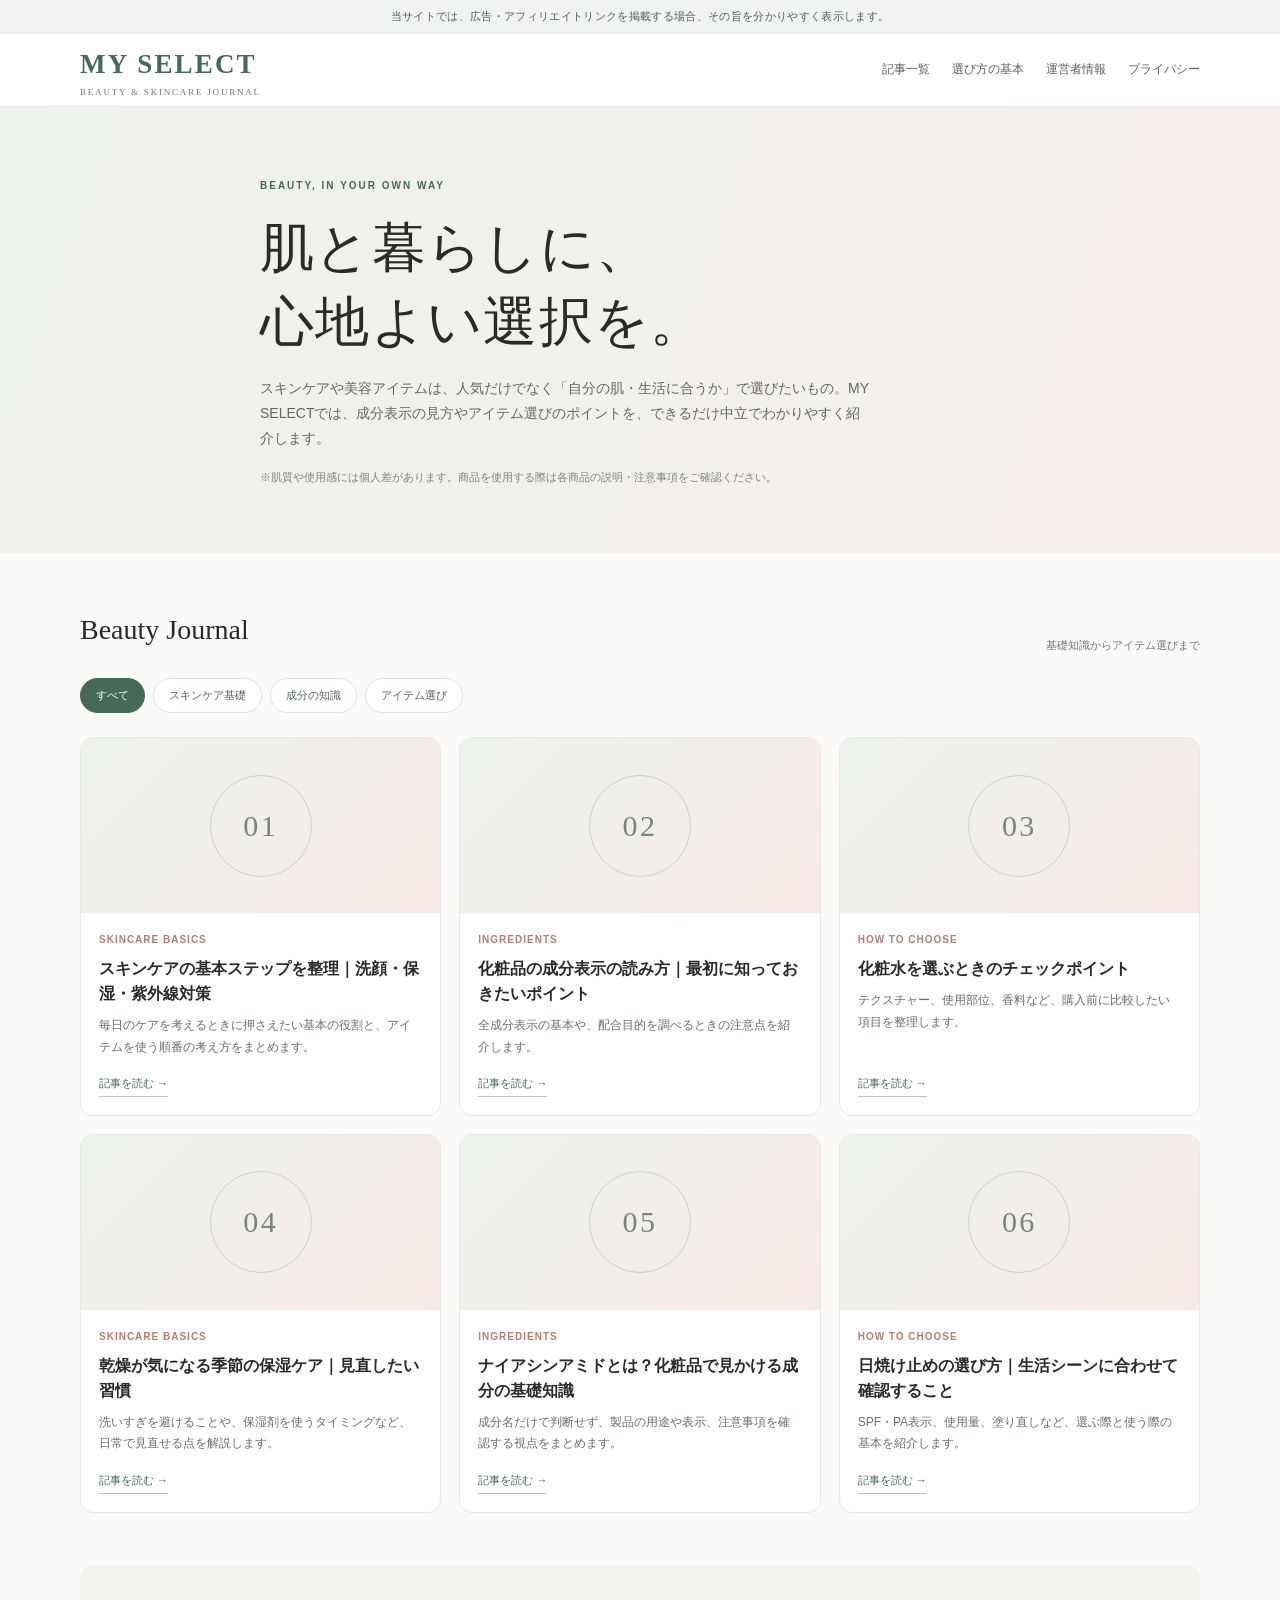
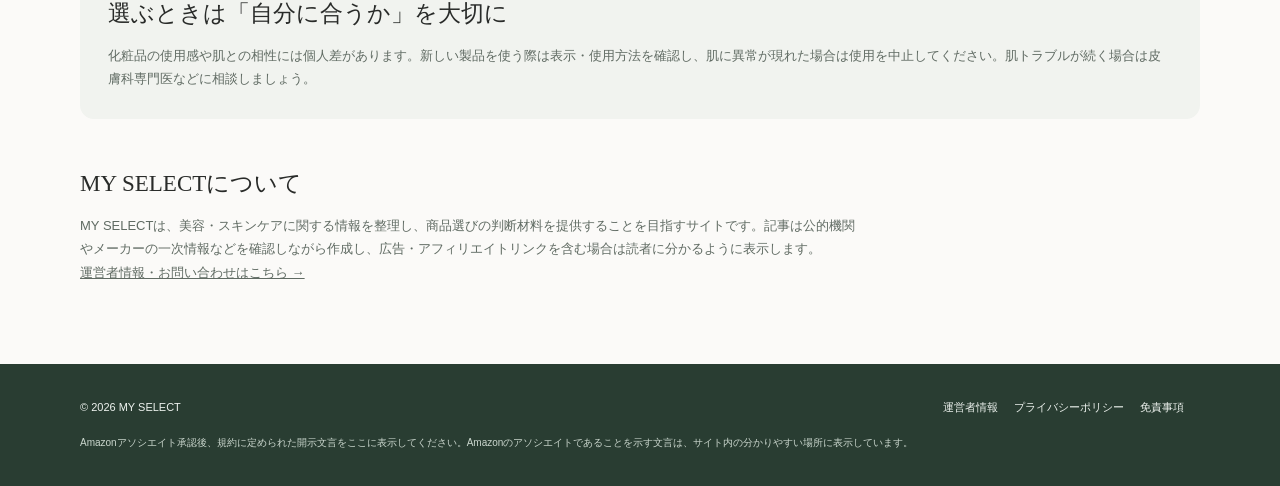
<file: index.html>
<!doctype html>
<html lang="ja">
<head>
<meta charset="utf-8"><meta name="viewport" content="width=device-width, initial-scale=1">
<meta name="description" content="MY SELECTは、スキンケア・美容アイテムの選び方や使い方をわかりやすく整理する情報サイトです。">
<meta name="robots" content="index,follow">
<title>MY SELECT｜肌と暮らしに、心地よい選択を。</title>
<link rel="stylesheet" href="style.css">
</head>
<body>
<div class="topnote">当サイトでは、広告・アフィリエイトリンクを掲載する場合、その旨を分かりやすく表示します。</div>
<header><div class="container head">
<a class="brand" href="index.html">MY SELECT<small>BEAUTY & SKINCARE JOURNAL</small></a>
<nav><a href="#articles">記事一覧</a><a href="#selection">選び方の基本</a><a href="about.html">運営者情報</a><a href="privacy.html">プライバシー</a></nav>
</div></header>
<section class="hero"><div class="container hero-inner">
<div class="kicker">BEAUTY, IN YOUR OWN WAY</div>
<h1>肌と暮らしに、<br>心地よい選択を。</h1>
<p>スキンケアや美容アイテムは、人気だけでなく「自分の肌・生活に合うか」で選びたいもの。MY SELECTでは、成分表示の見方やアイテム選びのポイントを、できるだけ中立でわかりやすく紹介します。</p>
<div class="smallnote">※肌質や使用感には個人差があります。商品を使用する際は各商品の説明・注意事項をご確認ください。</div>
</div></section>
<main class="container">
<section id="articles">
<div class="section-title"><h2>Beauty Journal</h2><p>基礎知識からアイテム選びまで</p></div>
<div class="filters" aria-label="記事カテゴリー">
<button class="filter active" data-filter="all">すべて</button>
<button class="filter" data-filter="basic">スキンケア基礎</button>
<button class="filter" data-filter="ingredients">成分の知識</button>
<button class="filter" data-filter="items">アイテム選び</button>
</div>
<div class="grid">
<article class="card" data-category="basic"><div class="art"><span>01</span></div><div class="card-content"><div class="category">SKINCARE BASICS</div><h3>スキンケアの基本ステップを整理｜洗顔・保湿・紫外線対策</h3><p>毎日のケアを考えるときに押さえたい基本の役割と、アイテムを使う順番の考え方をまとめます。</p><a class="read" href="guide-routine.html">記事を読む →</a></div></article>
<article class="card" data-category="ingredients"><div class="art"><span>02</span></div><div class="card-content"><div class="category">INGREDIENTS</div><h3>化粧品の成分表示の読み方｜最初に知っておきたいポイント</h3><p>全成分表示の基本や、配合目的を調べるときの注意点を紹介します。</p><a class="read" href="guide-ingredients.html">記事を読む →</a></div></article>
<article class="card" data-category="items"><div class="art"><span>03</span></div><div class="card-content"><div class="category">HOW TO CHOOSE</div><h3>化粧水を選ぶときのチェックポイント</h3><p>テクスチャー、使用部位、香料など、購入前に比較したい項目を整理します。</p><a class="read" href="guide-lotion.html">記事を読む →</a></div></article>
<article class="card" data-category="basic"><div class="art"><span>04</span></div><div class="card-content"><div class="category">SKINCARE BASICS</div><h3>乾燥が気になる季節の保湿ケア｜見直したい習慣</h3><p>洗いすぎを避けることや、保湿剤を使うタイミングなど、日常で見直せる点を解説します。</p><a class="read" href="guide-moisture.html">記事を読む →</a></div></article>
<article class="card" data-category="ingredients"><div class="art"><span>05</span></div><div class="card-content"><div class="category">INGREDIENTS</div><h3>ナイアシンアミドとは？化粧品で見かける成分の基礎知識</h3><p>成分名だけで判断せず、製品の用途や表示、注意事項を確認する視点をまとめます。</p><a class="read" href="guide-niacinamide.html">記事を読む →</a></div></article>
<article class="card" data-category="items"><div class="art"><span>06</span></div><div class="card-content"><div class="category">HOW TO CHOOSE</div><h3>日焼け止めの選び方｜生活シーンに合わせて確認すること</h3><p>SPF・PA表示、使用量、塗り直しなど、選ぶ際と使う際の基本を紹介します。</p><a class="read" href="guide-sunscreen.html">記事を読む →</a></div></article>
</div>
</section>
<section class="callout" id="selection"><h2>選ぶときは「自分に合うか」を大切に</h2><p>化粧品の使用感や肌との相性には個人差があります。新しい製品を使う際は表示・使用方法を確認し、肌に異常が現れた場合は使用を中止してください。肌トラブルが続く場合は皮膚科専門医などに相談しましょう。</p></section>
<section class="about"><h2>MY SELECTについて</h2><p>MY SELECTは、美容・スキンケアに関する情報を整理し、商品選びの判断材料を提供することを目指すサイトです。記事は公的機関やメーカーの一次情報などを確認しながら作成し、広告・アフィリエイトリンクを含む場合は読者に分かるように表示します。</p><p><a href="about.html">運営者情報・お問い合わせはこちら →</a></p></section>
</main>
<footer><div class="container"><div class="foot"><div>© 2026 MY SELECT</div><div><a href="about.html">運営者情報</a><a href="privacy.html">プライバシーポリシー</a><a href="disclaimer.html">免責事項</a></div></div><div class="disclosure">Amazonアソシエイト承認後、規約に定められた開示文言をここに表示してください。Amazonのアソシエイトであることを示す文言は、サイト内の分かりやすい場所に表示しています。</div></div></footer>
<script>
document.querySelectorAll('.filter').forEach(button=>button.addEventListener('click',()=>{
 document.querySelectorAll('.filter').forEach(b=>b.classList.remove('active'));button.classList.add('active');
 const f=button.dataset.filter;document.querySelectorAll('.card').forEach(card=>card.hidden=!(f==='all'||card.dataset.category===f));
}));
</script>
</body></html>
</file>
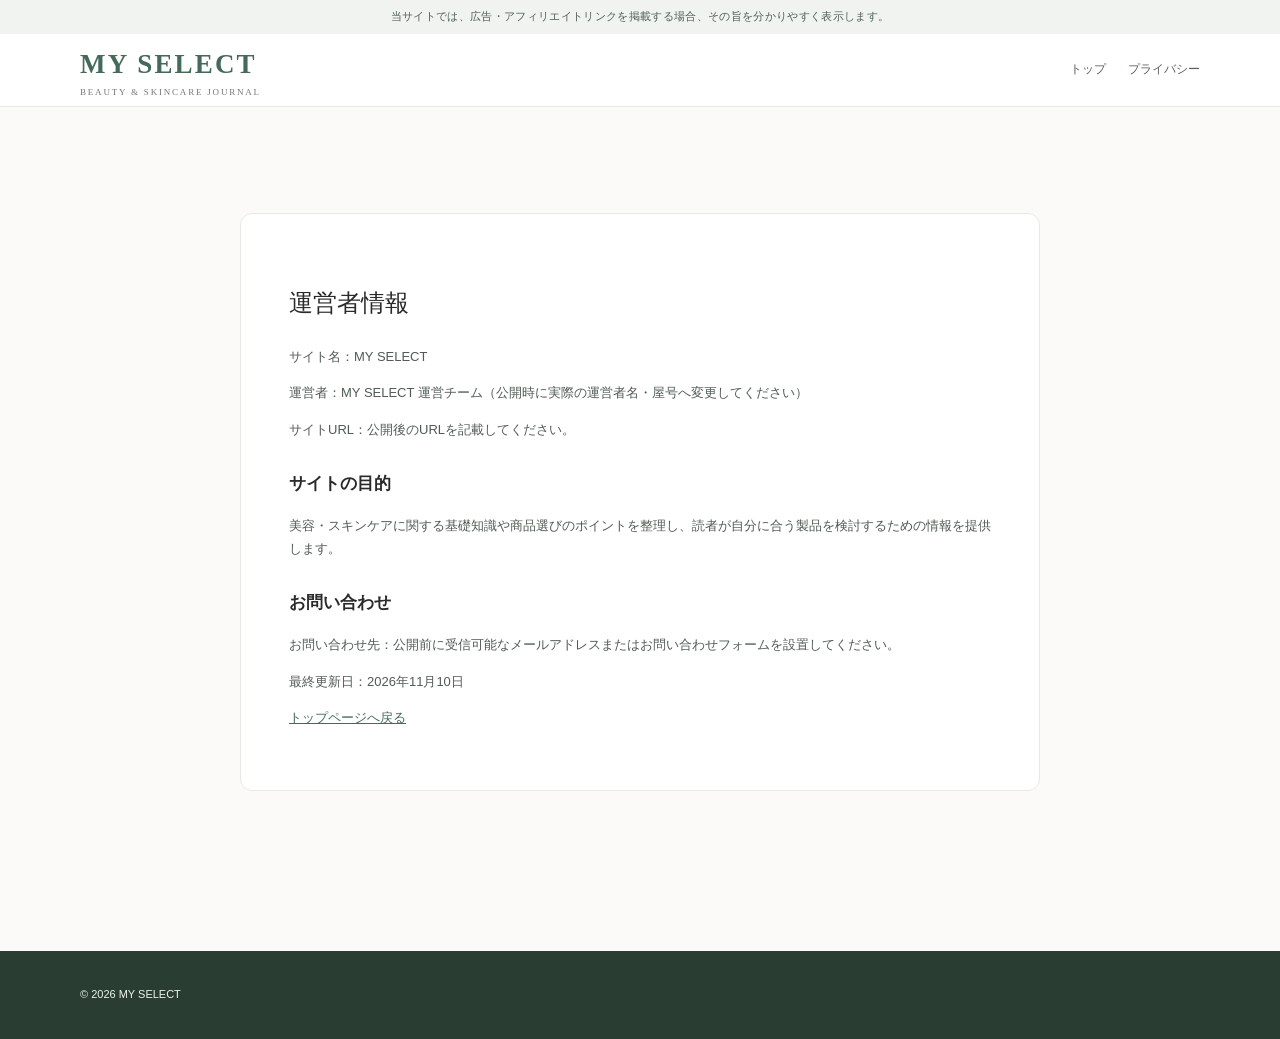
<file: about.html>
<!doctype html><html lang="ja"><head><meta charset="utf-8"><meta name="viewport" content="width=device-width, initial-scale=1"><title>運営者情報｜MY SELECT</title><link rel="stylesheet" href="style.css"></head><body><div class="topnote">当サイトでは、広告・アフィリエイトリンクを掲載する場合、その旨を分かりやすく表示します。</div><header><div class="container head"><a class="brand" href="index.html">MY SELECT<small>BEAUTY & SKINCARE JOURNAL</small></a><nav><a href="index.html">トップ</a><a href="privacy.html">プライバシー</a></nav></div></header><main class="container"><article class="page"><h1>運営者情報</h1><p>サイト名：MY SELECT</p><p>運営者：MY SELECT 運営チーム（公開時に実際の運営者名・屋号へ変更してください）</p><p>サイトURL：公開後のURLを記載してください。</p><h2>サイトの目的</h2><p>美容・スキンケアに関する基礎知識や商品選びのポイントを整理し、読者が自分に合う製品を検討するための情報を提供します。</p><h2>お問い合わせ</h2><p>お問い合わせ先：公開前に受信可能なメールアドレスまたはお問い合わせフォームを設置してください。</p><p class="updated">最終更新日：2026年11月10日</p><p><a href="index.html">トップページへ戻る</a></p></article></main><footer><div class="container">© 2026 MY SELECT</div></footer></body></html>
</file>
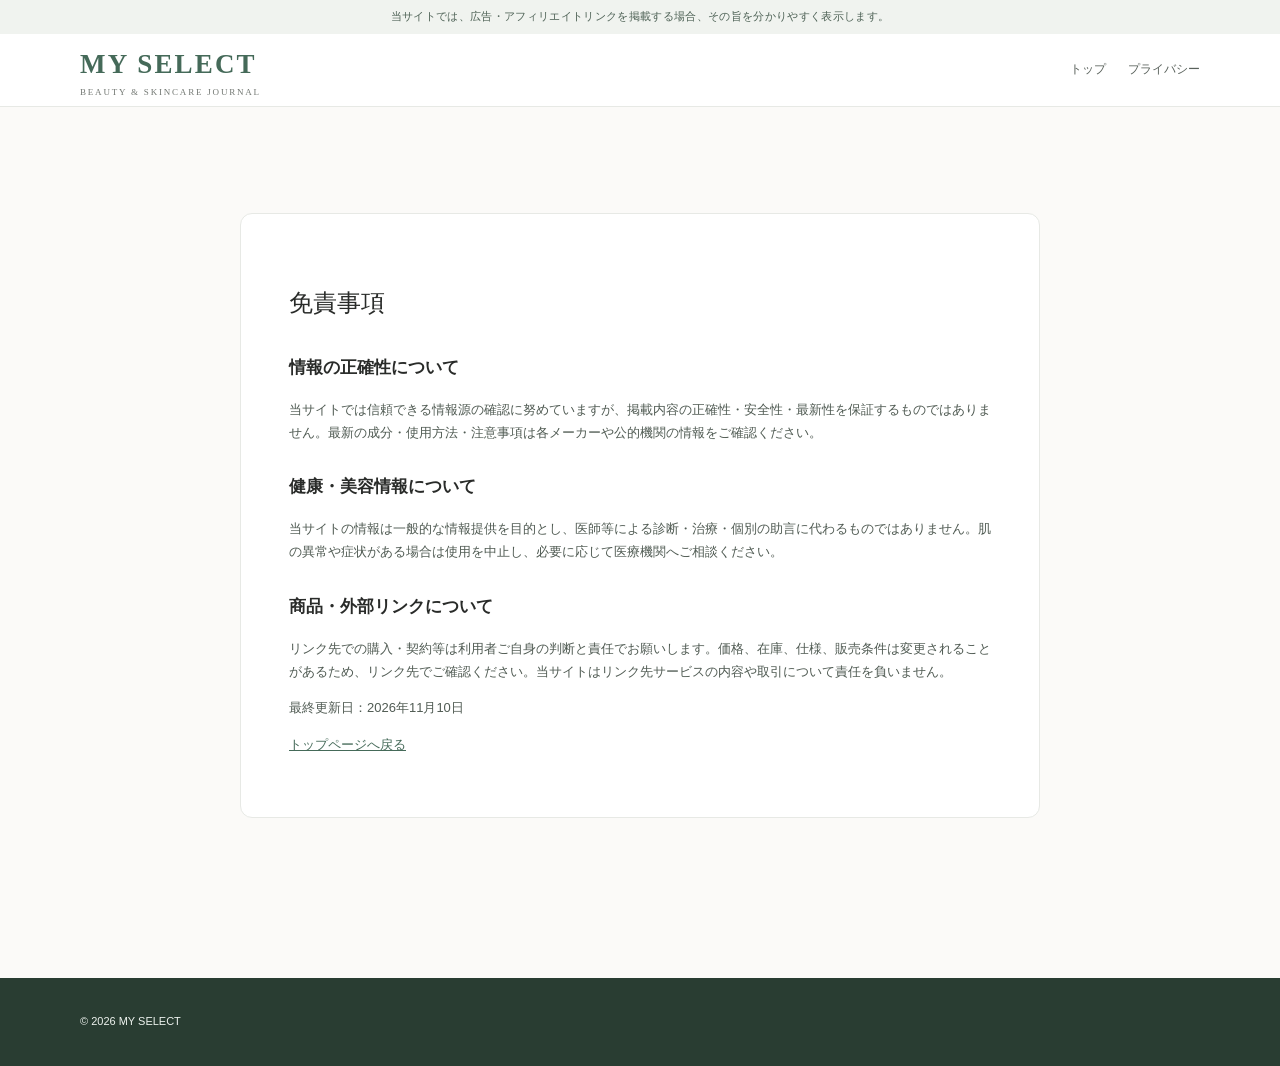
<file: disclaimer.html>
<!doctype html><html lang="ja"><head><meta charset="utf-8"><meta name="viewport" content="width=device-width, initial-scale=1"><title>免責事項｜MY SELECT</title><link rel="stylesheet" href="style.css"></head><body><div class="topnote">当サイトでは、広告・アフィリエイトリンクを掲載する場合、その旨を分かりやすく表示します。</div><header><div class="container head"><a class="brand" href="index.html">MY SELECT<small>BEAUTY & SKINCARE JOURNAL</small></a><nav><a href="index.html">トップ</a><a href="privacy.html">プライバシー</a></nav></div></header><main class="container"><article class="page"><h1>免責事項</h1><h2>情報の正確性について</h2><p>当サイトでは信頼できる情報源の確認に努めていますが、掲載内容の正確性・安全性・最新性を保証するものではありません。最新の成分・使用方法・注意事項は各メーカーや公的機関の情報をご確認ください。</p><h2>健康・美容情報について</h2><p>当サイトの情報は一般的な情報提供を目的とし、医師等による診断・治療・個別の助言に代わるものではありません。肌の異常や症状がある場合は使用を中止し、必要に応じて医療機関へご相談ください。</p><h2>商品・外部リンクについて</h2><p>リンク先での購入・契約等は利用者ご自身の判断と責任でお願いします。価格、在庫、仕様、販売条件は変更されることがあるため、リンク先でご確認ください。当サイトはリンク先サービスの内容や取引について責任を負いません。</p><p class="updated">最終更新日：2026年11月10日</p><p><a href="index.html">トップページへ戻る</a></p></article></main><footer><div class="container">© 2026 MY SELECT</div></footer></body></html>
</file>
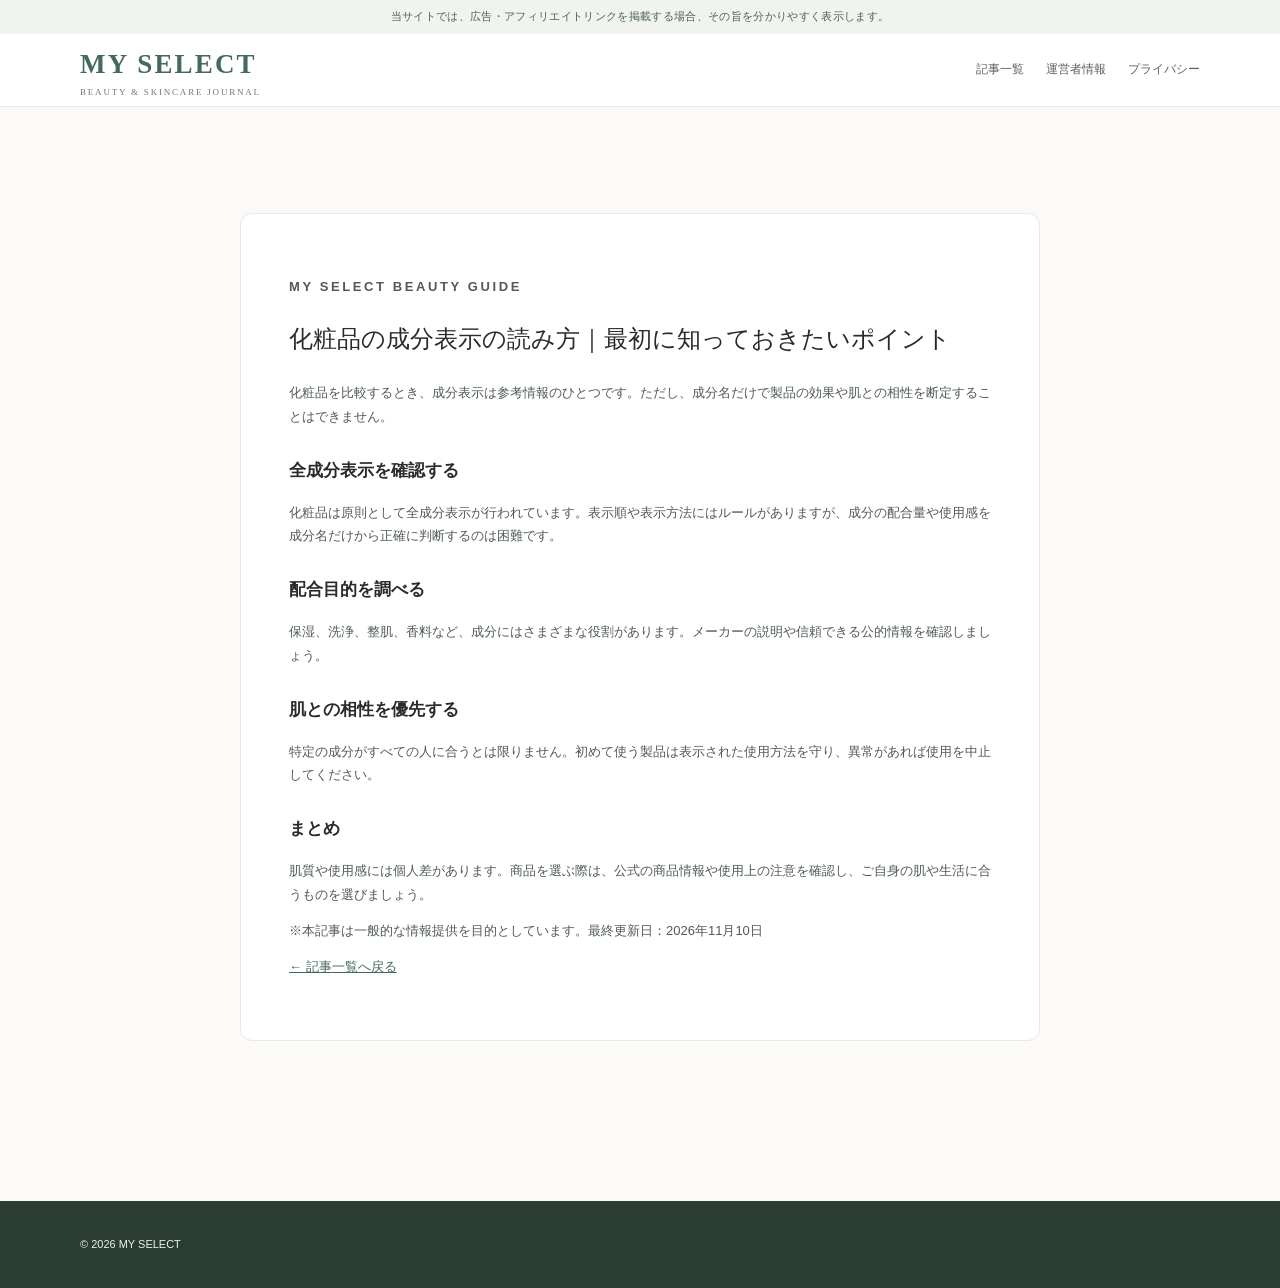
<file: guide-ingredients.html>
<!doctype html><html lang="ja"><head><meta charset="utf-8"><meta name="viewport" content="width=device-width, initial-scale=1"><meta name="description" content="化粧品の成分表示の読み方｜最初に知っておきたいポイント。MY SELECTのスキンケアガイド。"><title>化粧品の成分表示の読み方｜最初に知っておきたいポイント｜MY SELECT</title><link rel="stylesheet" href="style.css"></head><body><div class="topnote">当サイトでは、広告・アフィリエイトリンクを掲載する場合、その旨を分かりやすく表示します。</div><header><div class="container head"><a class="brand" href="index.html">MY SELECT<small>BEAUTY & SKINCARE JOURNAL</small></a><nav><a href="index.html">記事一覧</a><a href="about.html">運営者情報</a><a href="privacy.html">プライバシー</a></nav></div></header><main class="container"><article class="page"><p class="kicker">MY SELECT BEAUTY GUIDE</p><h1>化粧品の成分表示の読み方｜最初に知っておきたいポイント</h1><p>化粧品を比較するとき、成分表示は参考情報のひとつです。ただし、成分名だけで製品の効果や肌との相性を断定することはできません。</p><h2>全成分表示を確認する</h2><p>化粧品は原則として全成分表示が行われています。表示順や表示方法にはルールがありますが、成分の配合量や使用感を成分名だけから正確に判断するのは困難です。</p><h2>配合目的を調べる</h2><p>保湿、洗浄、整肌、香料など、成分にはさまざまな役割があります。メーカーの説明や信頼できる公的情報を確認しましょう。</p><h2>肌との相性を優先する</h2><p>特定の成分がすべての人に合うとは限りません。初めて使う製品は表示された使用方法を守り、異常があれば使用を中止してください。</p><h2>まとめ</h2><p>肌質や使用感には個人差があります。商品を選ぶ際は、公式の商品情報や使用上の注意を確認し、ご自身の肌や生活に合うものを選びましょう。</p><p class="updated">※本記事は一般的な情報提供を目的としています。最終更新日：2026年11月10日</p><p><a href="index.html">← 記事一覧へ戻る</a></p></article></main><footer><div class="container">© 2026 MY SELECT</div></footer></body></html>
</file>
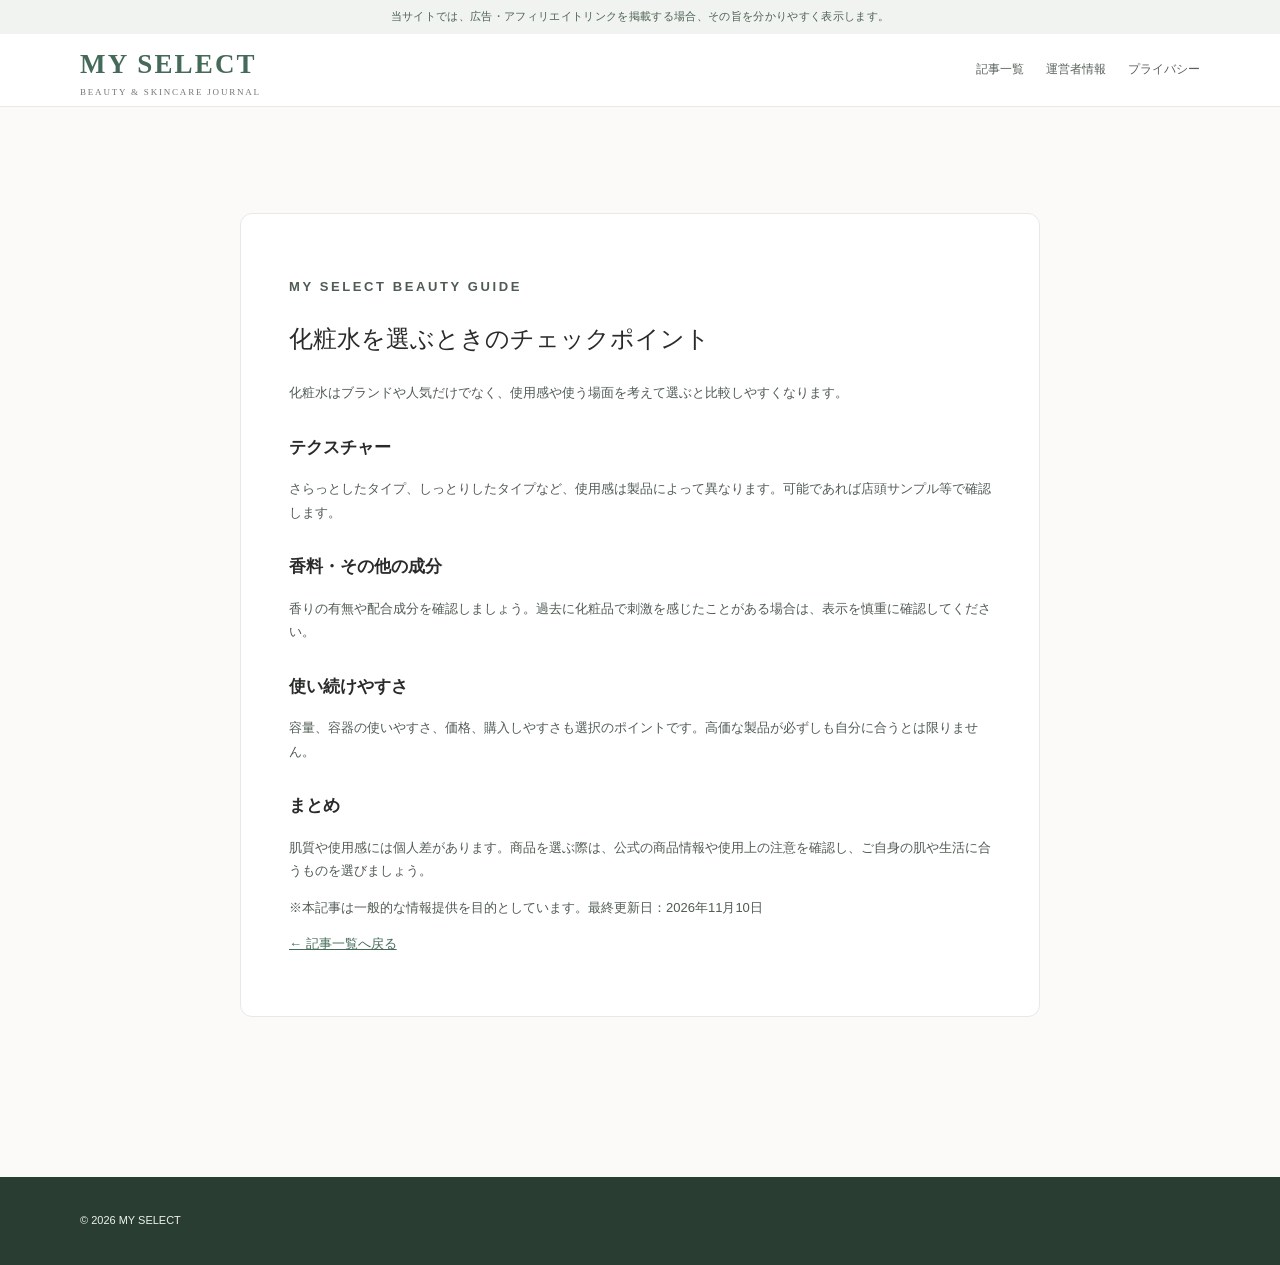
<file: guide-lotion.html>
<!doctype html><html lang="ja"><head><meta charset="utf-8"><meta name="viewport" content="width=device-width, initial-scale=1"><meta name="description" content="化粧水を選ぶときのチェックポイント。MY SELECTのスキンケアガイド。"><title>化粧水を選ぶときのチェックポイント｜MY SELECT</title><link rel="stylesheet" href="style.css"></head><body><div class="topnote">当サイトでは、広告・アフィリエイトリンクを掲載する場合、その旨を分かりやすく表示します。</div><header><div class="container head"><a class="brand" href="index.html">MY SELECT<small>BEAUTY & SKINCARE JOURNAL</small></a><nav><a href="index.html">記事一覧</a><a href="about.html">運営者情報</a><a href="privacy.html">プライバシー</a></nav></div></header><main class="container"><article class="page"><p class="kicker">MY SELECT BEAUTY GUIDE</p><h1>化粧水を選ぶときのチェックポイント</h1><p>化粧水はブランドや人気だけでなく、使用感や使う場面を考えて選ぶと比較しやすくなります。</p><h2>テクスチャー</h2><p>さらっとしたタイプ、しっとりしたタイプなど、使用感は製品によって異なります。可能であれば店頭サンプル等で確認します。</p><h2>香料・その他の成分</h2><p>香りの有無や配合成分を確認しましょう。過去に化粧品で刺激を感じたことがある場合は、表示を慎重に確認してください。</p><h2>使い続けやすさ</h2><p>容量、容器の使いやすさ、価格、購入しやすさも選択のポイントです。高価な製品が必ずしも自分に合うとは限りません。</p><h2>まとめ</h2><p>肌質や使用感には個人差があります。商品を選ぶ際は、公式の商品情報や使用上の注意を確認し、ご自身の肌や生活に合うものを選びましょう。</p><p class="updated">※本記事は一般的な情報提供を目的としています。最終更新日：2026年11月10日</p><p><a href="index.html">← 記事一覧へ戻る</a></p></article></main><footer><div class="container">© 2026 MY SELECT</div></footer></body></html>
</file>
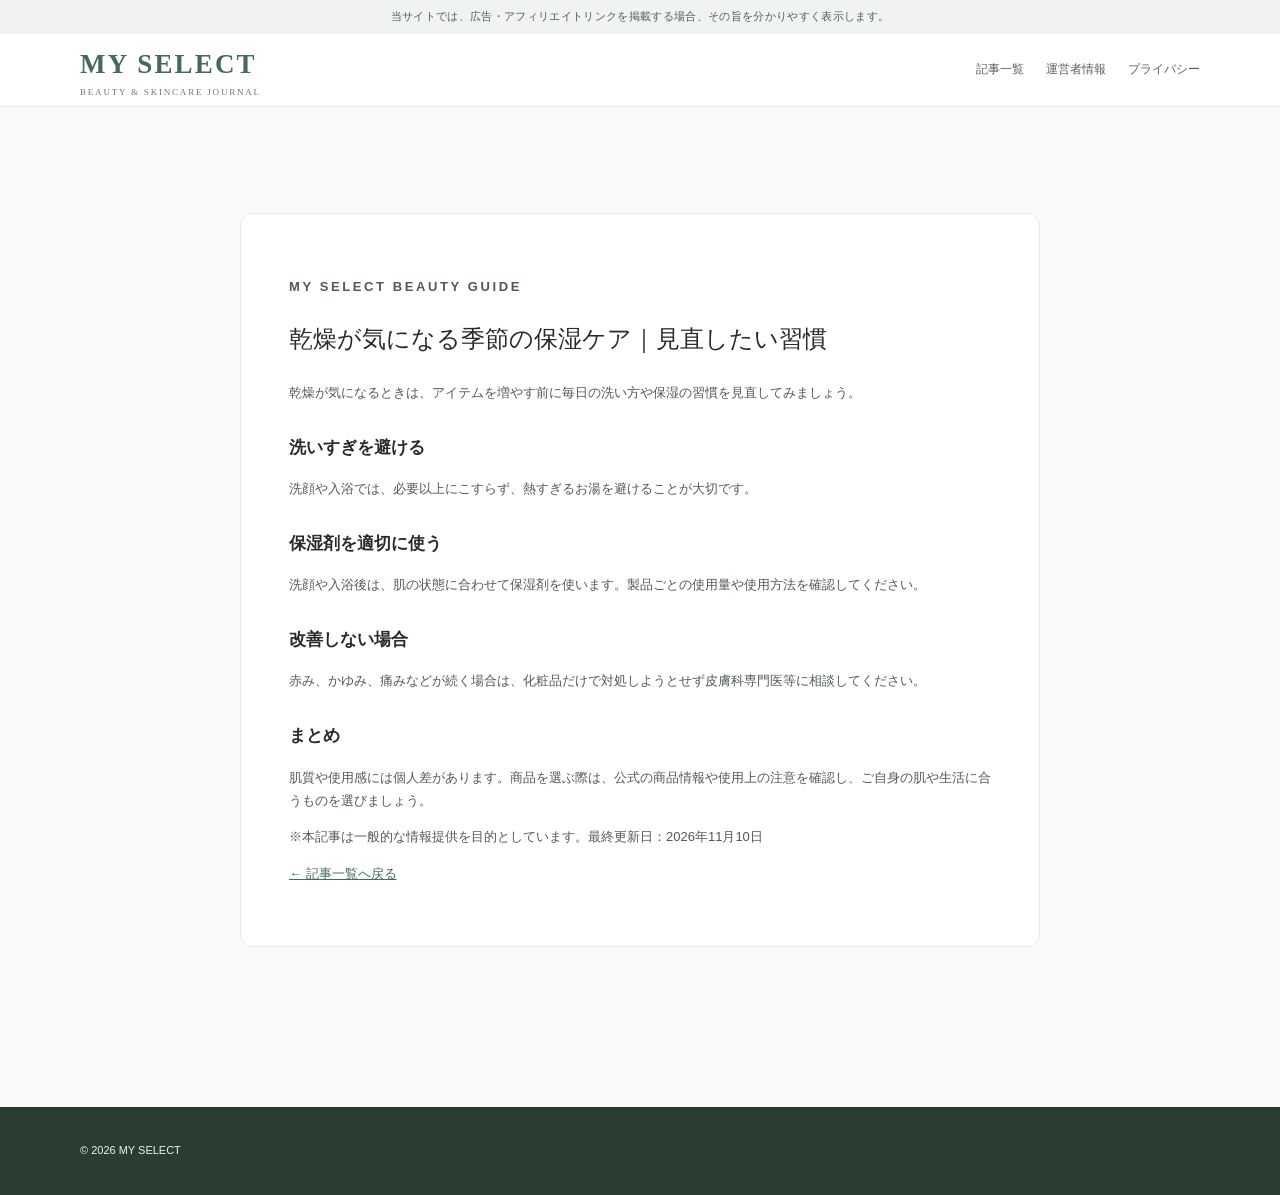
<file: guide-moisture.html>
<!doctype html><html lang="ja"><head><meta charset="utf-8"><meta name="viewport" content="width=device-width, initial-scale=1"><meta name="description" content="乾燥が気になる季節の保湿ケア｜見直したい習慣。MY SELECTのスキンケアガイド。"><title>乾燥が気になる季節の保湿ケア｜見直したい習慣｜MY SELECT</title><link rel="stylesheet" href="style.css"></head><body><div class="topnote">当サイトでは、広告・アフィリエイトリンクを掲載する場合、その旨を分かりやすく表示します。</div><header><div class="container head"><a class="brand" href="index.html">MY SELECT<small>BEAUTY & SKINCARE JOURNAL</small></a><nav><a href="index.html">記事一覧</a><a href="about.html">運営者情報</a><a href="privacy.html">プライバシー</a></nav></div></header><main class="container"><article class="page"><p class="kicker">MY SELECT BEAUTY GUIDE</p><h1>乾燥が気になる季節の保湿ケア｜見直したい習慣</h1><p>乾燥が気になるときは、アイテムを増やす前に毎日の洗い方や保湿の習慣を見直してみましょう。</p><h2>洗いすぎを避ける</h2><p>洗顔や入浴では、必要以上にこすらず、熱すぎるお湯を避けることが大切です。</p><h2>保湿剤を適切に使う</h2><p>洗顔や入浴後は、肌の状態に合わせて保湿剤を使います。製品ごとの使用量や使用方法を確認してください。</p><h2>改善しない場合</h2><p>赤み、かゆみ、痛みなどが続く場合は、化粧品だけで対処しようとせず皮膚科専門医等に相談してください。</p><h2>まとめ</h2><p>肌質や使用感には個人差があります。商品を選ぶ際は、公式の商品情報や使用上の注意を確認し、ご自身の肌や生活に合うものを選びましょう。</p><p class="updated">※本記事は一般的な情報提供を目的としています。最終更新日：2026年11月10日</p><p><a href="index.html">← 記事一覧へ戻る</a></p></article></main><footer><div class="container">© 2026 MY SELECT</div></footer></body></html>
</file>
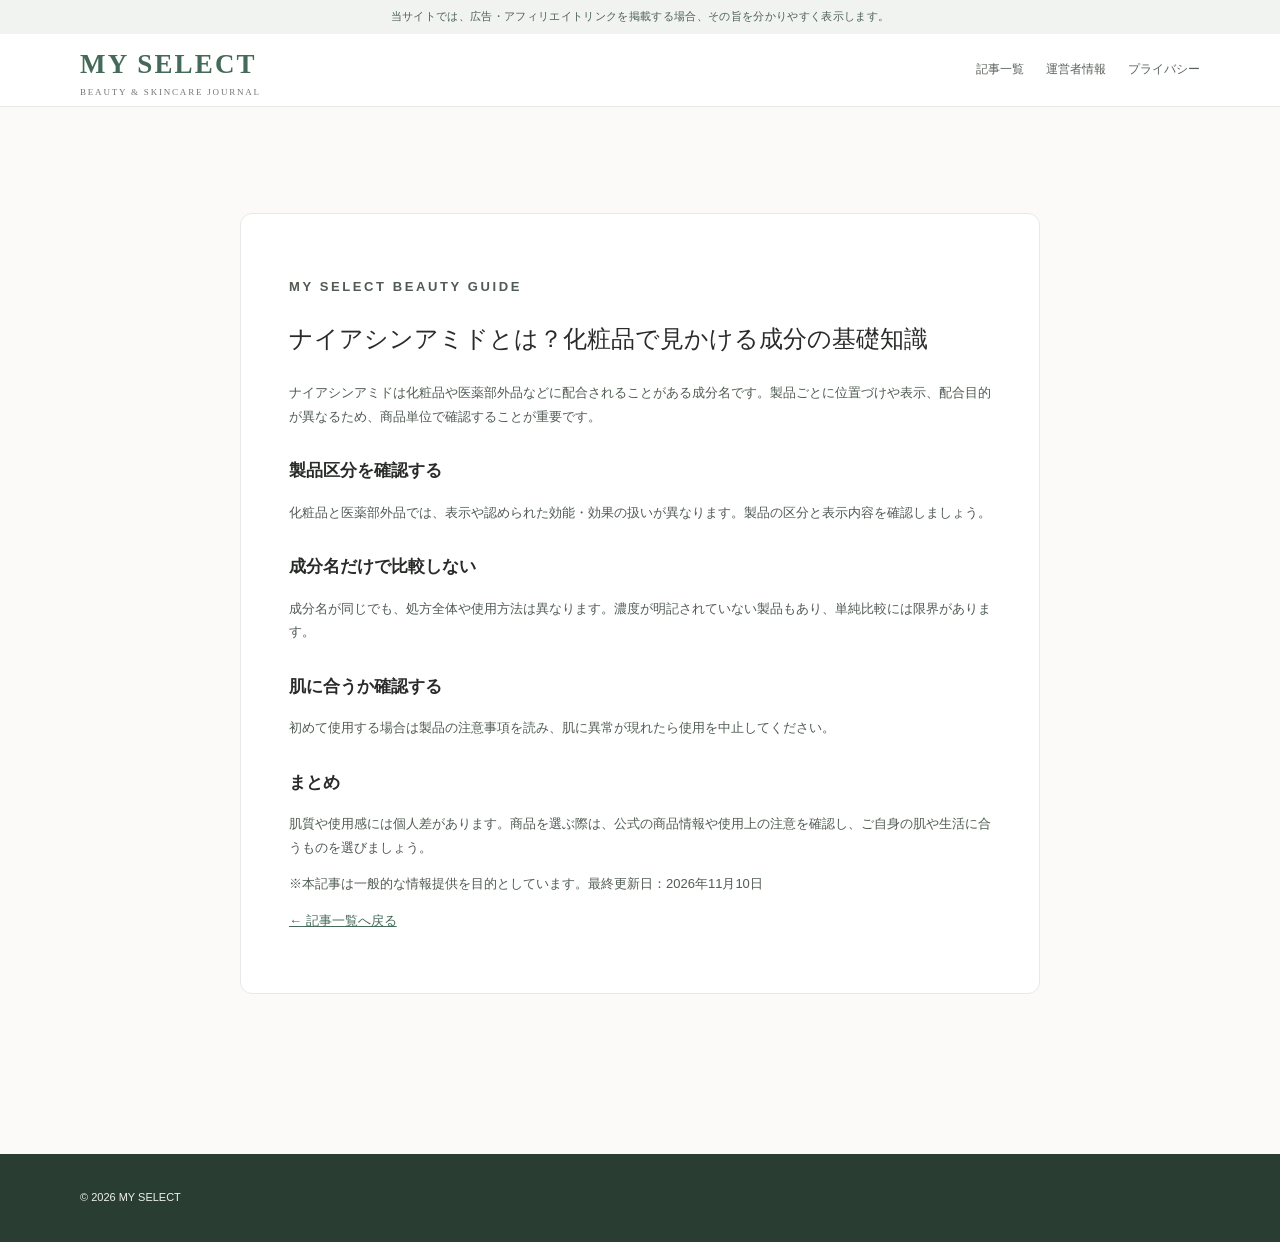
<file: guide-niacinamide.html>
<!doctype html><html lang="ja"><head><meta charset="utf-8"><meta name="viewport" content="width=device-width, initial-scale=1"><meta name="description" content="ナイアシンアミドとは？化粧品で見かける成分の基礎知識。MY SELECTのスキンケアガイド。"><title>ナイアシンアミドとは？化粧品で見かける成分の基礎知識｜MY SELECT</title><link rel="stylesheet" href="style.css"></head><body><div class="topnote">当サイトでは、広告・アフィリエイトリンクを掲載する場合、その旨を分かりやすく表示します。</div><header><div class="container head"><a class="brand" href="index.html">MY SELECT<small>BEAUTY & SKINCARE JOURNAL</small></a><nav><a href="index.html">記事一覧</a><a href="about.html">運営者情報</a><a href="privacy.html">プライバシー</a></nav></div></header><main class="container"><article class="page"><p class="kicker">MY SELECT BEAUTY GUIDE</p><h1>ナイアシンアミドとは？化粧品で見かける成分の基礎知識</h1><p>ナイアシンアミドは化粧品や医薬部外品などに配合されることがある成分名です。製品ごとに位置づけや表示、配合目的が異なるため、商品単位で確認することが重要です。</p><h2>製品区分を確認する</h2><p>化粧品と医薬部外品では、表示や認められた効能・効果の扱いが異なります。製品の区分と表示内容を確認しましょう。</p><h2>成分名だけで比較しない</h2><p>成分名が同じでも、処方全体や使用方法は異なります。濃度が明記されていない製品もあり、単純比較には限界があります。</p><h2>肌に合うか確認する</h2><p>初めて使用する場合は製品の注意事項を読み、肌に異常が現れたら使用を中止してください。</p><h2>まとめ</h2><p>肌質や使用感には個人差があります。商品を選ぶ際は、公式の商品情報や使用上の注意を確認し、ご自身の肌や生活に合うものを選びましょう。</p><p class="updated">※本記事は一般的な情報提供を目的としています。最終更新日：2026年11月10日</p><p><a href="index.html">← 記事一覧へ戻る</a></p></article></main><footer><div class="container">© 2026 MY SELECT</div></footer></body></html>
</file>
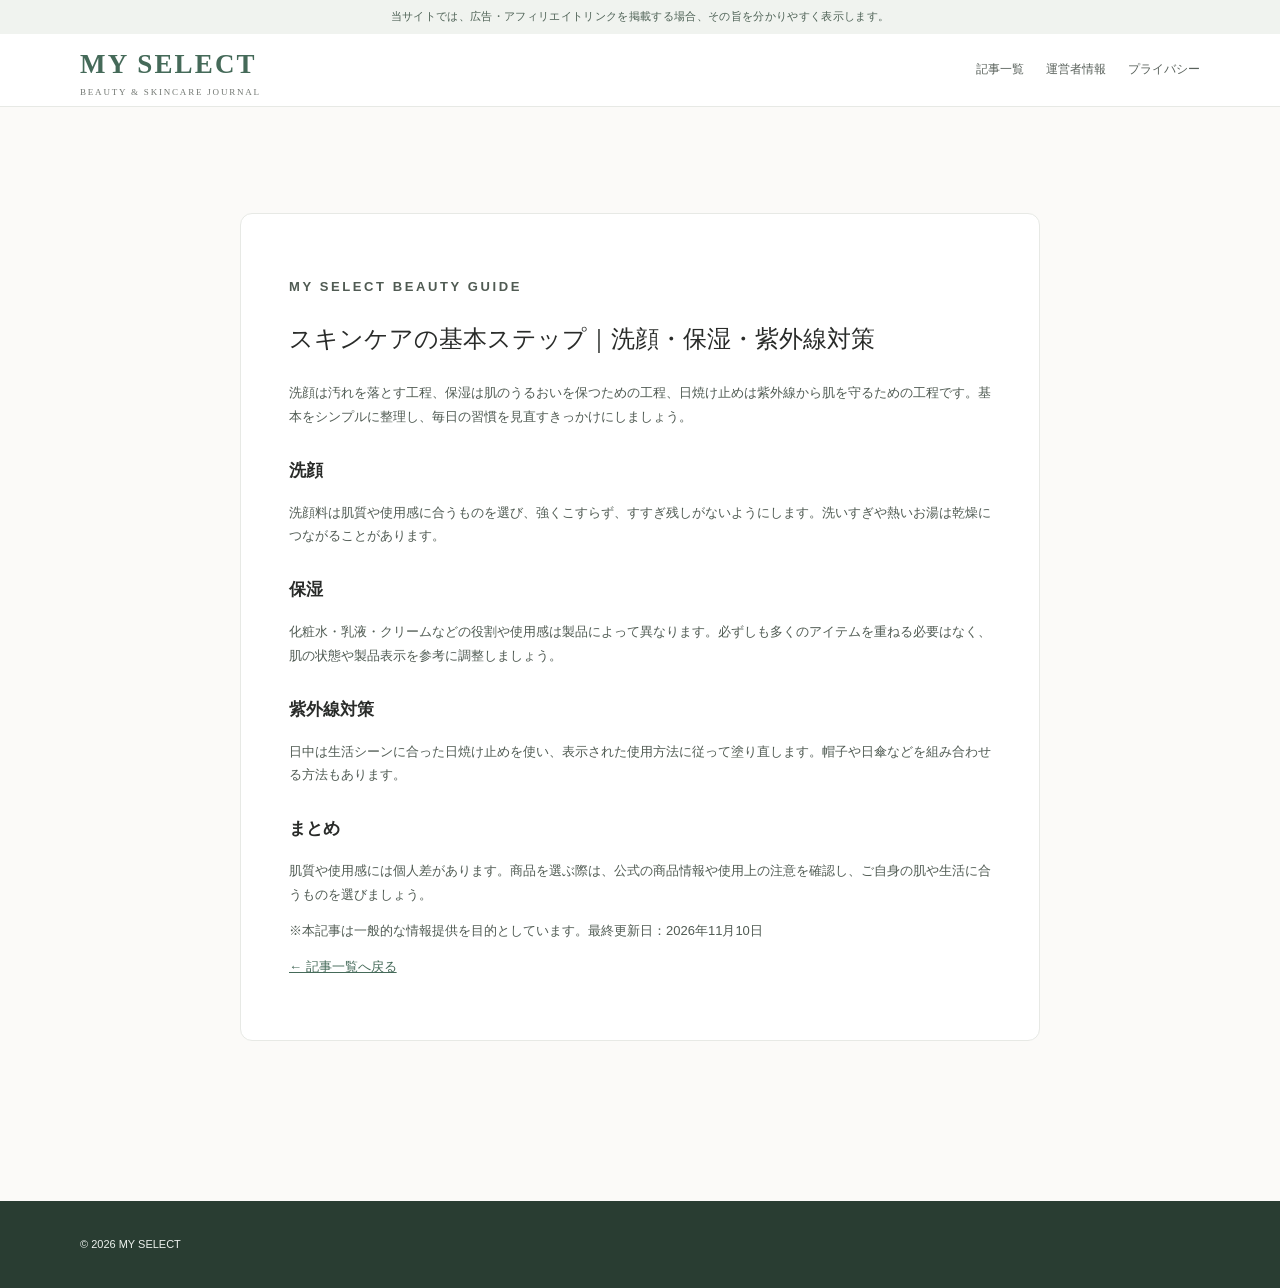
<file: guide-routine.html>
<!doctype html><html lang="ja"><head><meta charset="utf-8"><meta name="viewport" content="width=device-width, initial-scale=1"><meta name="description" content="スキンケアの基本ステップ｜洗顔・保湿・紫外線対策。MY SELECTのスキンケアガイド。"><title>スキンケアの基本ステップ｜洗顔・保湿・紫外線対策｜MY SELECT</title><link rel="stylesheet" href="style.css"></head><body><div class="topnote">当サイトでは、広告・アフィリエイトリンクを掲載する場合、その旨を分かりやすく表示します。</div><header><div class="container head"><a class="brand" href="index.html">MY SELECT<small>BEAUTY & SKINCARE JOURNAL</small></a><nav><a href="index.html">記事一覧</a><a href="about.html">運営者情報</a><a href="privacy.html">プライバシー</a></nav></div></header><main class="container"><article class="page"><p class="kicker">MY SELECT BEAUTY GUIDE</p><h1>スキンケアの基本ステップ｜洗顔・保湿・紫外線対策</h1><p>洗顔は汚れを落とす工程、保湿は肌のうるおいを保つための工程、日焼け止めは紫外線から肌を守るための工程です。基本をシンプルに整理し、毎日の習慣を見直すきっかけにしましょう。</p><h2>洗顔</h2><p>洗顔料は肌質や使用感に合うものを選び、強くこすらず、すすぎ残しがないようにします。洗いすぎや熱いお湯は乾燥につながることがあります。</p><h2>保湿</h2><p>化粧水・乳液・クリームなどの役割や使用感は製品によって異なります。必ずしも多くのアイテムを重ねる必要はなく、肌の状態や製品表示を参考に調整しましょう。</p><h2>紫外線対策</h2><p>日中は生活シーンに合った日焼け止めを使い、表示された使用方法に従って塗り直します。帽子や日傘などを組み合わせる方法もあります。</p><h2>まとめ</h2><p>肌質や使用感には個人差があります。商品を選ぶ際は、公式の商品情報や使用上の注意を確認し、ご自身の肌や生活に合うものを選びましょう。</p><p class="updated">※本記事は一般的な情報提供を目的としています。最終更新日：2026年11月10日</p><p><a href="index.html">← 記事一覧へ戻る</a></p></article></main><footer><div class="container">© 2026 MY SELECT</div></footer></body></html>
</file>
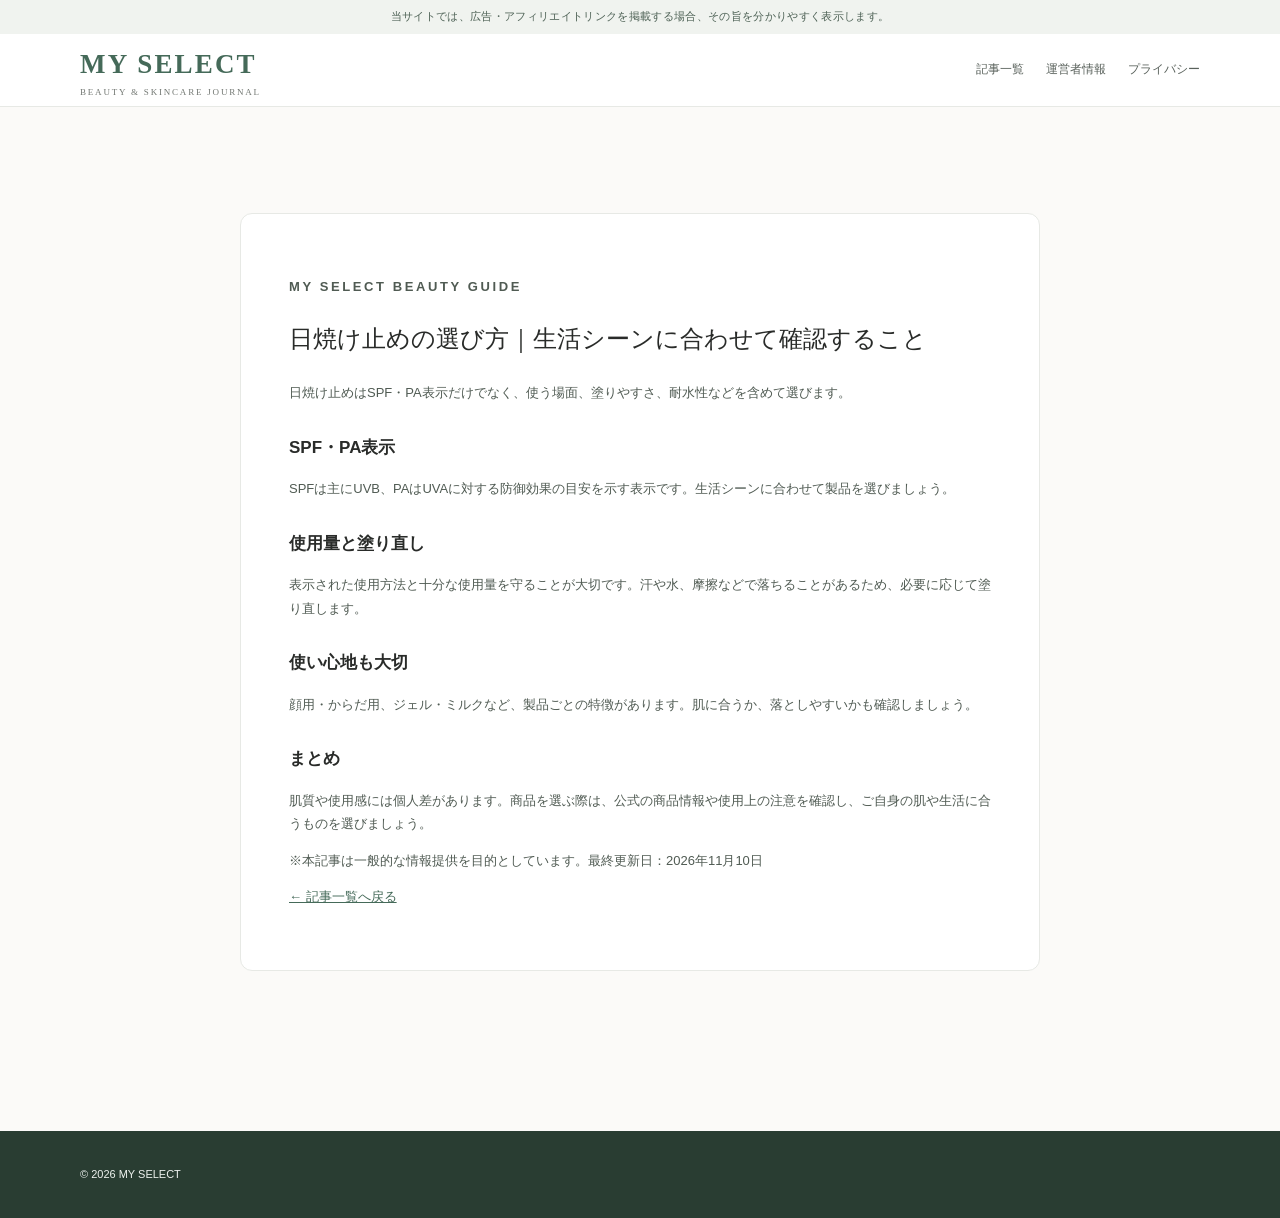
<file: guide-sunscreen.html>
<!doctype html><html lang="ja"><head><meta charset="utf-8"><meta name="viewport" content="width=device-width, initial-scale=1"><meta name="description" content="日焼け止めの選び方｜生活シーンに合わせて確認すること。MY SELECTのスキンケアガイド。"><title>日焼け止めの選び方｜生活シーンに合わせて確認すること｜MY SELECT</title><link rel="stylesheet" href="style.css"></head><body><div class="topnote">当サイトでは、広告・アフィリエイトリンクを掲載する場合、その旨を分かりやすく表示します。</div><header><div class="container head"><a class="brand" href="index.html">MY SELECT<small>BEAUTY & SKINCARE JOURNAL</small></a><nav><a href="index.html">記事一覧</a><a href="about.html">運営者情報</a><a href="privacy.html">プライバシー</a></nav></div></header><main class="container"><article class="page"><p class="kicker">MY SELECT BEAUTY GUIDE</p><h1>日焼け止めの選び方｜生活シーンに合わせて確認すること</h1><p>日焼け止めはSPF・PA表示だけでなく、使う場面、塗りやすさ、耐水性などを含めて選びます。</p><h2>SPF・PA表示</h2><p>SPFは主にUVB、PAはUVAに対する防御効果の目安を示す表示です。生活シーンに合わせて製品を選びましょう。</p><h2>使用量と塗り直し</h2><p>表示された使用方法と十分な使用量を守ることが大切です。汗や水、摩擦などで落ちることがあるため、必要に応じて塗り直します。</p><h2>使い心地も大切</h2><p>顔用・からだ用、ジェル・ミルクなど、製品ごとの特徴があります。肌に合うか、落としやすいかも確認しましょう。</p><h2>まとめ</h2><p>肌質や使用感には個人差があります。商品を選ぶ際は、公式の商品情報や使用上の注意を確認し、ご自身の肌や生活に合うものを選びましょう。</p><p class="updated">※本記事は一般的な情報提供を目的としています。最終更新日：2026年11月10日</p><p><a href="index.html">← 記事一覧へ戻る</a></p></article></main><footer><div class="container">© 2026 MY SELECT</div></footer></body></html>
</file>
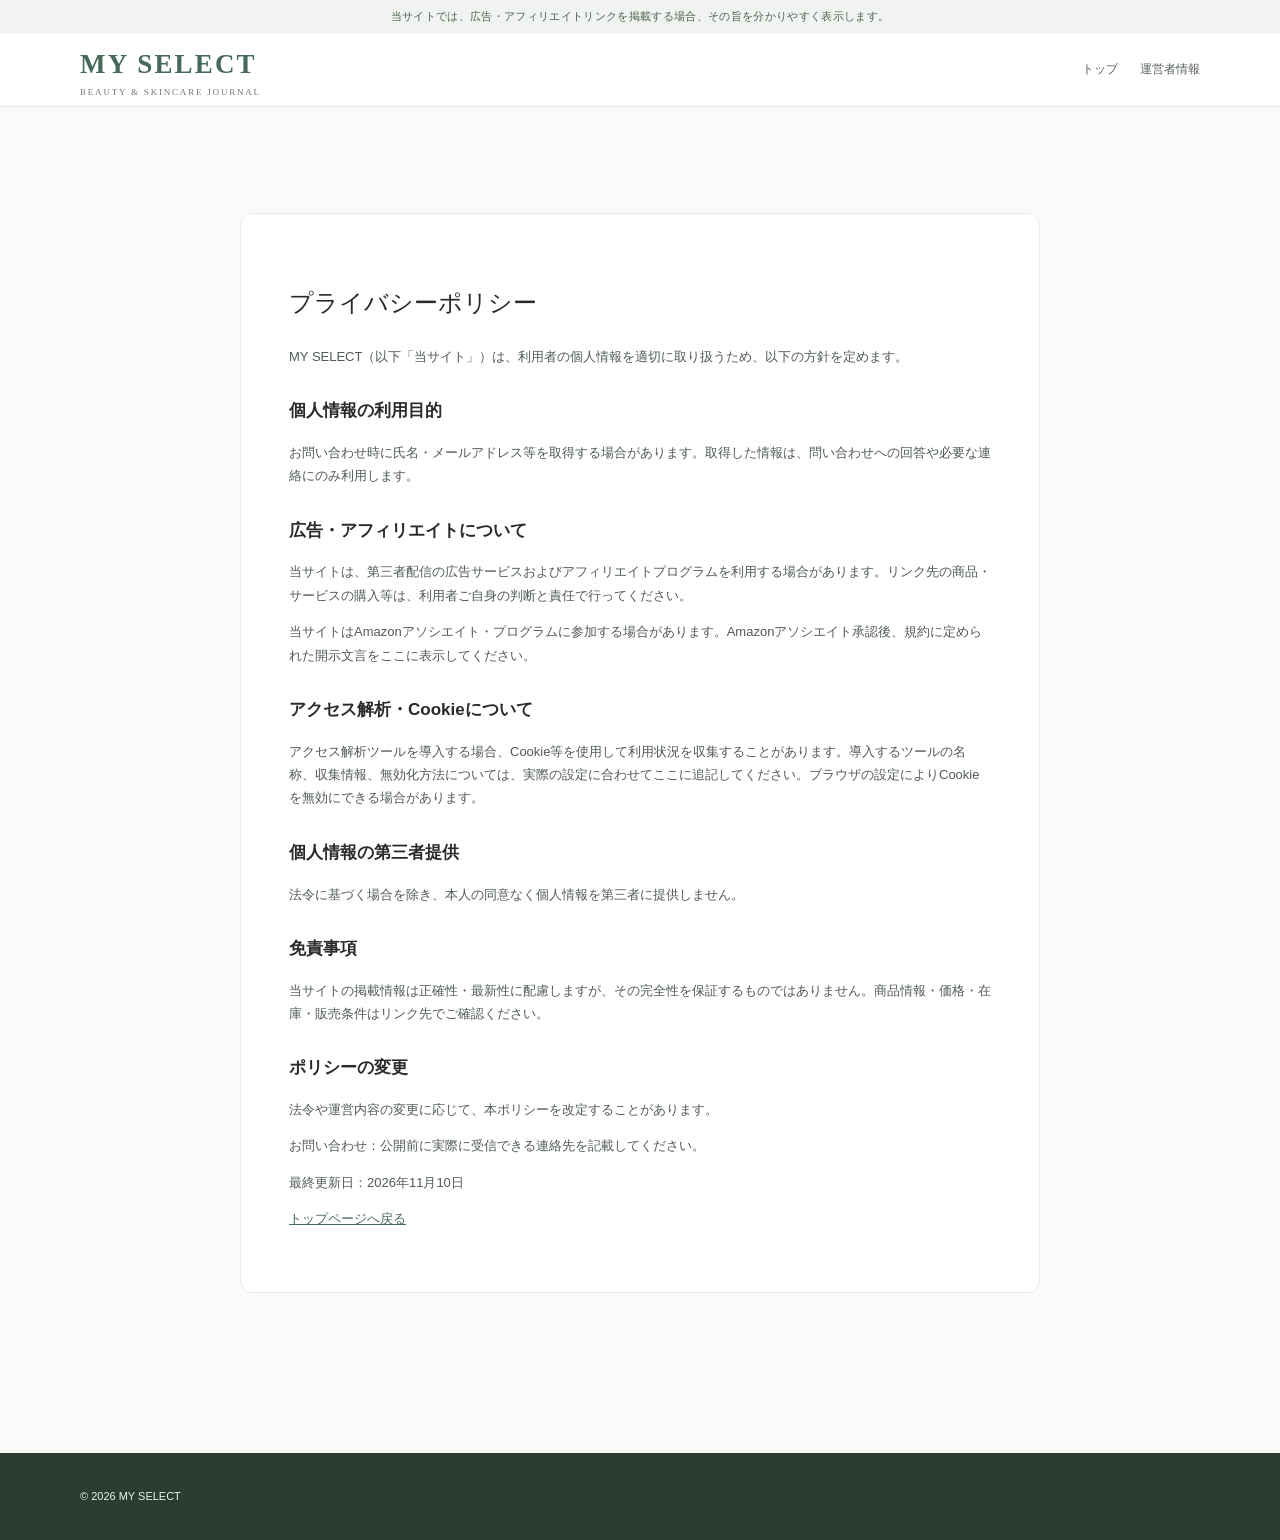
<file: privacy.html>
<!doctype html><html lang="ja"><head><meta charset="utf-8"><meta name="viewport" content="width=device-width, initial-scale=1"><title>プライバシーポリシー｜MY SELECT</title><link rel="stylesheet" href="style.css"></head><body><div class="topnote">当サイトでは、広告・アフィリエイトリンクを掲載する場合、その旨を分かりやすく表示します。</div><header><div class="container head"><a class="brand" href="index.html">MY SELECT<small>BEAUTY & SKINCARE JOURNAL</small></a><nav><a href="index.html">トップ</a><a href="about.html">運営者情報</a></nav></div></header><main class="container"><article class="page"><h1>プライバシーポリシー</h1><p>MY SELECT（以下「当サイト」）は、利用者の個人情報を適切に取り扱うため、以下の方針を定めます。</p><h2>個人情報の利用目的</h2><p>お問い合わせ時に氏名・メールアドレス等を取得する場合があります。取得した情報は、問い合わせへの回答や必要な連絡にのみ利用します。</p><h2>広告・アフィリエイトについて</h2><p>当サイトは、第三者配信の広告サービスおよびアフィリエイトプログラムを利用する場合があります。リンク先の商品・サービスの購入等は、利用者ご自身の判断と責任で行ってください。</p><p>当サイトはAmazonアソシエイト・プログラムに参加する場合があります。Amazonアソシエイト承認後、規約に定められた開示文言をここに表示してください。</p><h2>アクセス解析・Cookieについて</h2><p>アクセス解析ツールを導入する場合、Cookie等を使用して利用状況を収集することがあります。導入するツールの名称、収集情報、無効化方法については、実際の設定に合わせてここに追記してください。ブラウザの設定によりCookieを無効にできる場合があります。</p><h2>個人情報の第三者提供</h2><p>法令に基づく場合を除き、本人の同意なく個人情報を第三者に提供しません。</p><h2>免責事項</h2><p>当サイトの掲載情報は正確性・最新性に配慮しますが、その完全性を保証するものではありません。商品情報・価格・在庫・販売条件はリンク先でご確認ください。</p><h2>ポリシーの変更</h2><p>法令や運営内容の変更に応じて、本ポリシーを改定することがあります。</p><p>お問い合わせ：公開前に実際に受信できる連絡先を記載してください。</p><p class="updated">最終更新日：2026年11月10日</p><p><a href="index.html">トップページへ戻る</a></p></article></main><footer><div class="container">© 2026 MY SELECT</div></footer></body></html>
</file>
<file: style.css>
:root{--ink:#292b29;--muted:#737873;--green:#456a59;--sage:#eaf0eb;--rose:#f7eeeb;--line:#e7e9e5;--paper:#fff;--bg:#fbfaf8;--accent:#b77d70}
*{box-sizing:border-box}html{scroll-behavior:smooth}body{margin:0;background:var(--bg);color:var(--ink);font-family:-apple-system,BlinkMacSystemFont,"Hiragino Kaku Gothic ProN","Yu Gothic",Meiryo,sans-serif;line-height:1.8}
a{color:inherit}.container{width:min(1120px,92%);margin:auto}.topnote{background:#f0f3ef;text-align:center;color:#4e6256;font-size:11px;padding:7px 12px;letter-spacing:.03em}
header{background:rgba(255,255,255,.95);border-bottom:1px solid var(--line);position:sticky;top:0;z-index:5;backdrop-filter:blur(12px)}.head{height:72px;display:flex;align-items:center;justify-content:space-between;gap:24px}.brand{text-decoration:none;font-family:Georgia,serif;font-size:27px;letter-spacing:.08em;color:var(--green);font-weight:bold}.brand small{display:block;font-family:inherit;font-size:9px;letter-spacing:.2em;color:var(--muted);font-weight:normal;margin-top:-5px}
nav{display:flex;gap:22px;font-size:12px;color:#59615b}nav a{text-decoration:none}nav a:hover{color:var(--accent)}
.hero{background:linear-gradient(110deg,#edf2ed 0%,#f8efeb 100%);padding:70px 0 65px}.hero-inner{max-width:760px}.kicker{font-size:10px;letter-spacing:.2em;color:var(--green);font-weight:700}.hero h1{font-family:Georgia,"Yu Mincho",serif;font-weight:500;font-size:clamp(32px,5vw,54px);line-height:1.38;letter-spacing:.025em;margin:16px 0}.hero p{max-width:610px;color:#5e6961;font-size:14px;margin:0}.hero .smallnote{font-size:11px;color:#7c837d;margin-top:17px}
main{padding:52px 0 80px}.section-title{display:flex;align-items:end;justify-content:space-between;gap:20px;margin-bottom:22px}.section-title h2{font-family:Georgia,"Yu Mincho",serif;font-weight:500;font-size:28px;margin:0}.section-title p{font-size:11px;color:var(--muted);margin:0}
.filters{display:flex;flex-wrap:wrap;gap:8px;margin:0 0 24px}.filter{border:1px solid #dfe5df;border-radius:30px;padding:7px 15px;background:white;color:#58645b;font:inherit;font-size:11px;cursor:pointer}.filter.active,.filter:hover{background:var(--green);border-color:var(--green);color:white}
.grid{display:grid;grid-template-columns:repeat(3,1fr);gap:18px}.card{background:white;border:1px solid var(--line);border-radius:13px;overflow:hidden;display:flex;flex-direction:column;min-width:0}.card[hidden]{display:none}.art{height:175px;background:linear-gradient(135deg,#edf2ed,#f6eae6);display:grid;place-items:center;color:#75877b;position:relative}.art:after{content:"";position:absolute;width:100px;height:100px;border:1px solid rgba(69,106,89,.22);border-radius:50%}.art span{font-family:Georgia,serif;font-size:30px;letter-spacing:.08em;z-index:1}.card-content{padding:18px;display:flex;flex-direction:column;flex:1}.category{font-size:10px;letter-spacing:.1em;color:var(--accent);font-weight:700}.card h3{font-size:16px;line-height:1.55;margin:8px 0}.card p{font-size:12px;color:#667068;margin:0 0 16px}.read{font-size:11px;color:var(--green);text-decoration:none;border-bottom:1px solid #b8c8bc;width:max-content;margin-top:auto;padding-bottom:2px}.product-link{display:inline-block;margin-top:14px;background:var(--green);color:white;text-decoration:none;text-align:center;padding:9px 12px;border-radius:6px;font-size:11px}.product-link:hover{opacity:.88}
.callout{margin-top:52px;padding:28px;background:#f1f3ef;border-radius:14px}.callout h2,.about h2{font-family:Georgia,"Yu Mincho",serif;font-size:23px;font-weight:500;margin:0 0 10px}.callout p,.about p{font-size:13px;color:#606b63;margin:0}.about{padding:44px 0 0;max-width:780px}
footer{background:#293d32;color:#edf2ee;padding:34px 0;font-size:11px}.foot{display:flex;justify-content:space-between;gap:20px;flex-wrap:wrap}.foot a{color:#edf2ee;text-decoration:none;margin-right:16px}.disclosure{margin-top:16px;color:#cbd7ce;max-width:850px;font-size:10px}
.page{max-width:800px;margin:54px auto 80px;background:white;padding:clamp(22px,5vw,48px);border:1px solid var(--line);border-radius:12px}.page h1{font-family:Georgia,"Yu Mincho",serif;font-weight:500}.page h2{font-size:17px;margin-top:28px}.page p,.page li{font-size:13px;color:#505b53}.page a{color:var(--green)}.updated{font-size:11px;color:var(--muted)}
@media(max-width:760px){.head{height:auto;min-height:68px;align-items:flex-start;flex-direction:column;padding:13px 0;gap:8px}nav{gap:14px;flex-wrap:wrap}.hero{padding:52px 0}.grid{grid-template-columns:1fr}.art{height:145px}.section-title{align-items:flex-start;flex-direction:column}.callout{padding:22px}}
</file>
